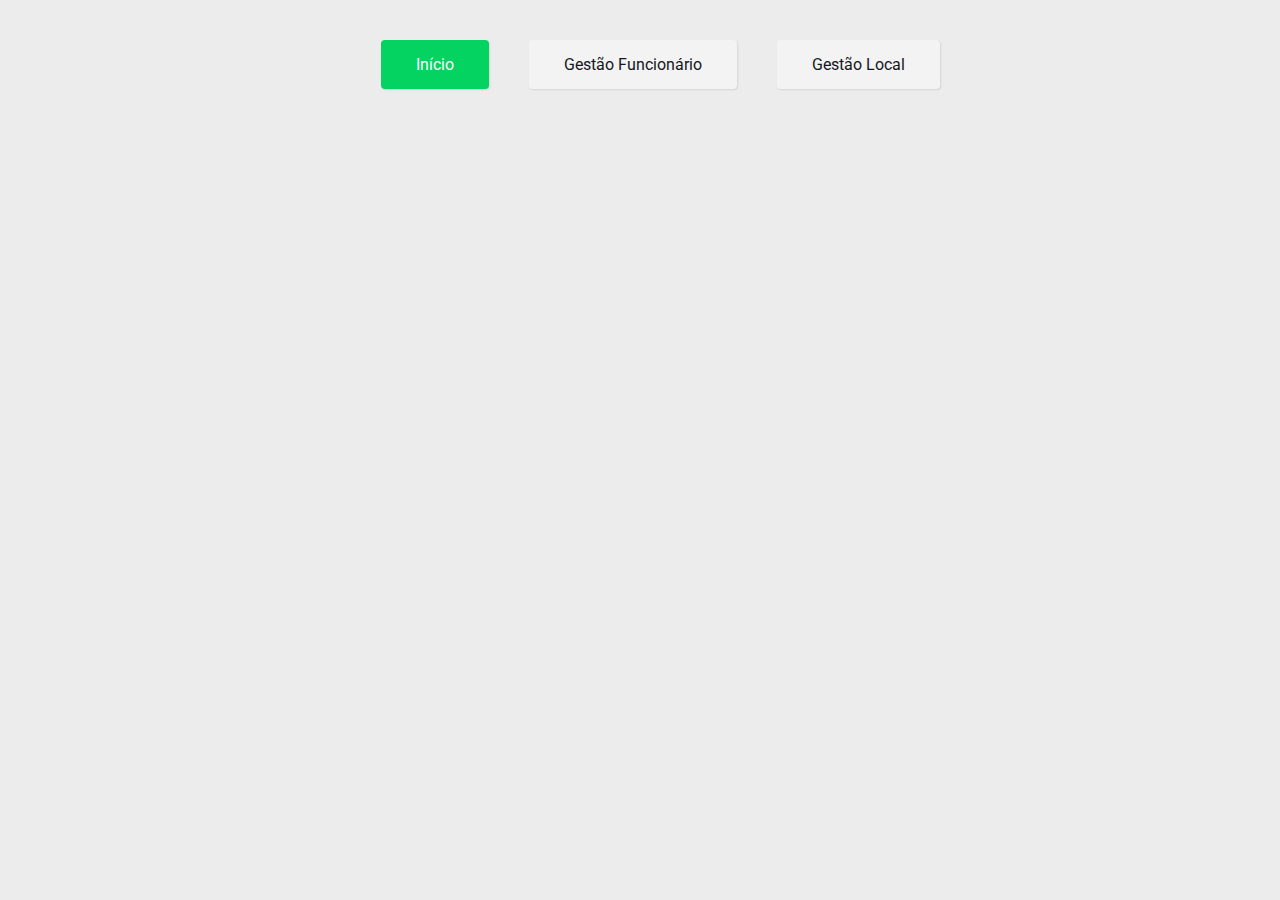
<file: Paginas/index.html>
<!DOCTYPE html>
<html lang="pt-br">
<head>
    <meta charset="UTF-8">
    <meta name="viewport" content="width=device-width, initial-scale=1.0">
    <title>Página Inicial</title>
    <link rel="stylesheet" href="Styles/style.css">
    <link rel="preconnect" href="https://fonts.googleapis.com">
<link rel="preconnect" href="https://fonts.gstatic.com" crossorigin>
<link href="https://fonts.googleapis.com/css2?family=Roboto:ital,wght@0,700;1,400&display=swap" rel="stylesheet">
</head>
<body>
    <div class="div-ul">
        <ul>
            <li class="botao-inicio"><a href="/Paginas/index.html">Início</a></li>
            <li><a href="/Paginas/Funcionario/Cadastrar_func.html">Gestão Funcionário</a></li>
            <li><a href="/Paginas/Local/Cadastrar_local.html">Gestão Local</a></li>
        </ul>
    </div>
    

    
</body>
</html>
</file>
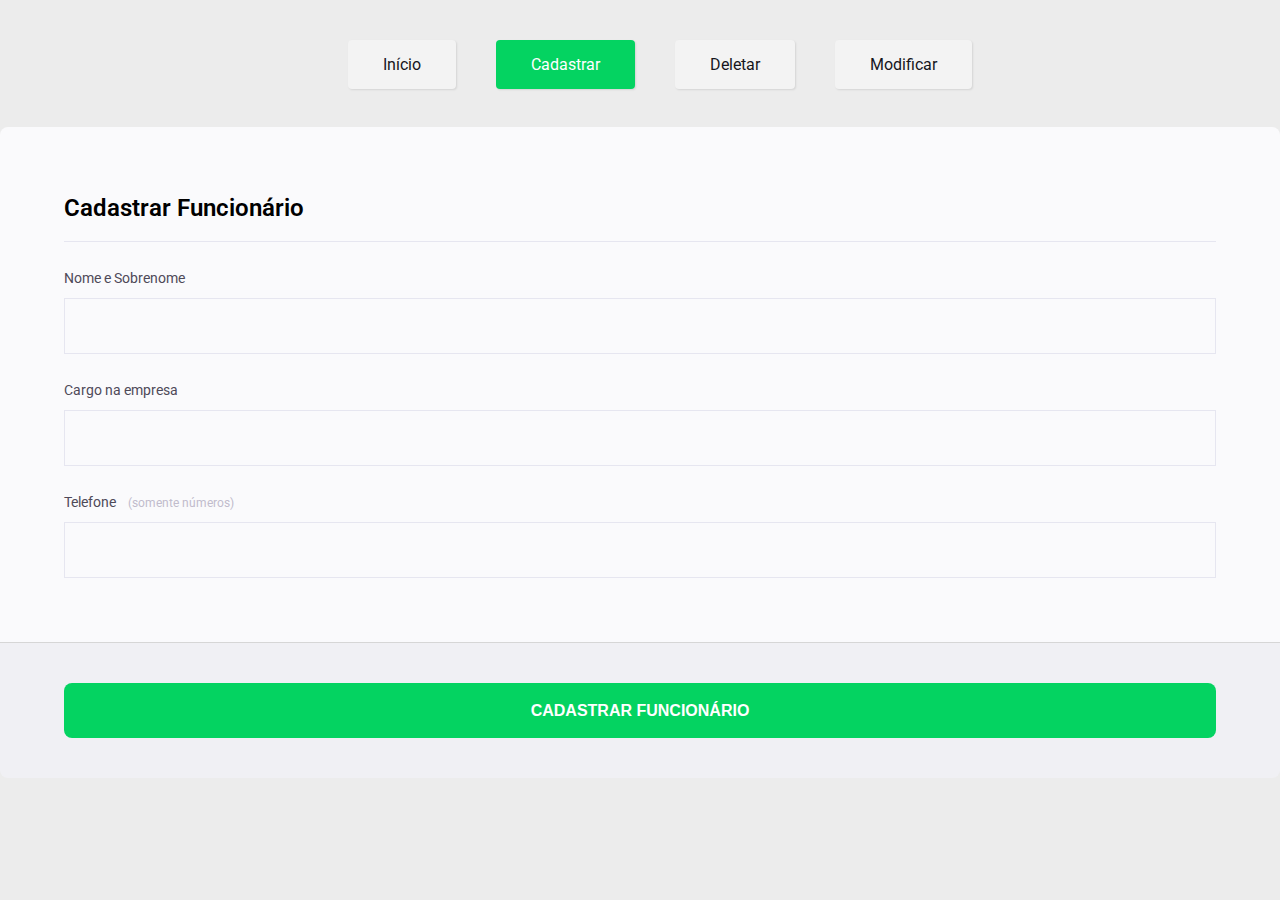
<file: Paginas/Funcionario/Cadastrar_func.html>
<!DOCTYPE html>
<html lang="pt-br">
<head>
    <meta charset="UTF-8">
    <meta name="viewport" content="width=device-width, initial-scale=1.0">
    <title>Gestão Funcionário</title>
    <link rel="stylesheet" href="../Styles/Styles Funcionario/style_func_cad.css">
    <link rel="preconnect" href="https://fonts.googleapis.com">
<link rel="preconnect" href="https://fonts.gstatic.com" crossorigin>
<link href="https://fonts.googleapis.com/css2?family=Roboto:ital,wght@0,700;1,400&display=swap" rel="stylesheet">

</head>
<body>
    <div class="div-ul">
        <ul>
            <li><a href="/Paginas/index.html">Início</a></li>
            <li class="botao-cad"><a href="/Paginas/Funcionario/Cadastrar_func.html">Cadastrar</a></li>
            <li><a href="/Paginas/Funcionario/Deletar_func.html">Deletar</a></li>
            <li><a href="/Paginas/Funcionario/Modificar_func.html">Modificar</a></li>
        </ul>
    </div>

    
    <form id="my-form">
        <fieldset>
            <div class="fieldset-wrapper">
                <legend>Cadastrar Funcionário</legend>

                <div class="input-wrapper">
                    <label for="event-title">Nome e Sobrenome<span></span></label>
                    <input type="text" id="event-title" required minlength="8">
                </div>

                <div class="input-wrapper">
                    <label for="event-link">Cargo na empresa<span></span></label>
                    <input type="text" id="event-link">
                </div>

                <div class="input-wrapper">
                    <label for="event-whatsapp">Telefone<span>(somente números)</span></label>
                    <input type="number" id="event-whatsapp">
                </div>
            </div>
        </fieldset>
   </form>

   <footer>
    <input class="button" type="submit" form="my-form" value="CADASTRAR FUNCIONÁRIO">

            </footer>
</body>
</html>
</file>
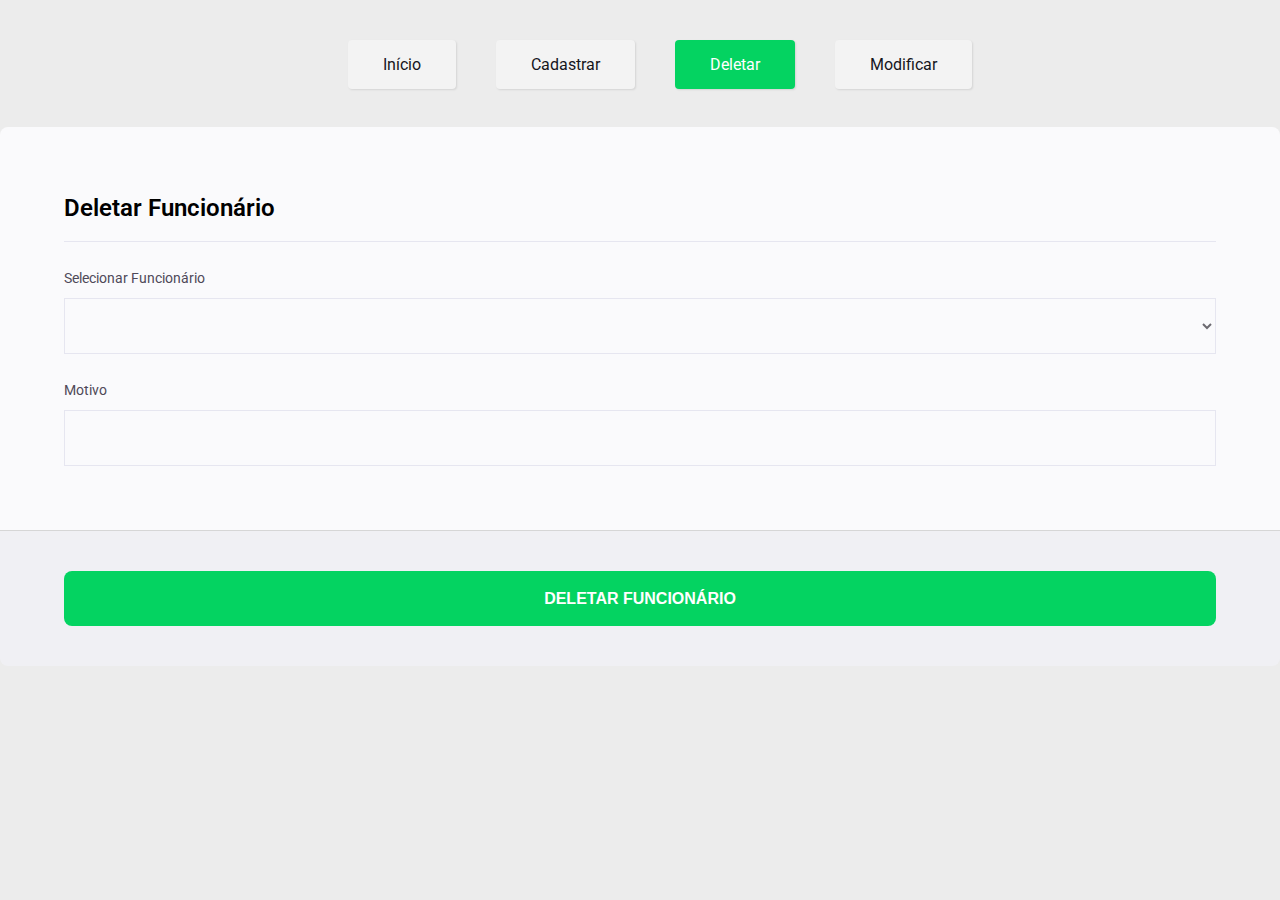
<file: Paginas/Funcionario/Deletar_func.html>
<!DOCTYPE html>
<html lang="pt-br">
<head>
    <meta charset="UTF-8">
    <meta name="viewport" content="width=device-width, initial-scale=1.0">
    <title>Gestão Funcionário</title>
    <link rel="stylesheet" href="../Styles/Styles Funcionario/style_func_del.css">
    <link rel="preconnect" href="https://fonts.googleapis.com">
<link rel="preconnect" href="https://fonts.gstatic.com" crossorigin>
<link href="https://fonts.googleapis.com/css2?family=Roboto:ital,wght@0,700;1,400&display=swap" rel="stylesheet">

</head>
<body>

    <div class="div-ul">

        <ul>
            <li><a href="/Paginas/index.html">Início</a></li>
            <li><a href="/Paginas/Funcionario/Cadastrar_func.html">Cadastrar</a></li>
            <li class="botao-del"><a href="/Paginas/Funcionario/Deletar_func.html">Deletar</a></li>
            <li><a href="/Paginas/Funcionario/Modificar_func.html">Modificar</a></li>
        </ul>
    </div>

    
    <form id="my-form">
        <fieldset>
            <div class="fieldset-wrapper">
                <legend>Deletar Funcionário</legend>

                <div class="input-wrapper">
                    <label for="event-category">Selecionar Funcionário</label>
                    <select id="event-category">
                        <option value="" style="display:none;"></option>
                        <option value="live">JOÃO CARLOS</option>
                        <option value="podcast">ROBERTA COELHO</option>
                        <option value="mentorship">ANTONIO MARCOS</option>
                        <option value="mentorship">ISABELA SILVA</option>
                    </select>
                </div>

                <div class="input-wrapper">
                    <label for="event-category">Motivo</label>
                    <input type="text" id="event-link">
                </div>

                
            </div>
        </fieldset>
   </form>

   <footer>
    <input class="button" type="submit" form="my-form" value="DELETAR FUNCIONÁRIO">

            </footer>
</body>
</html>
</file>
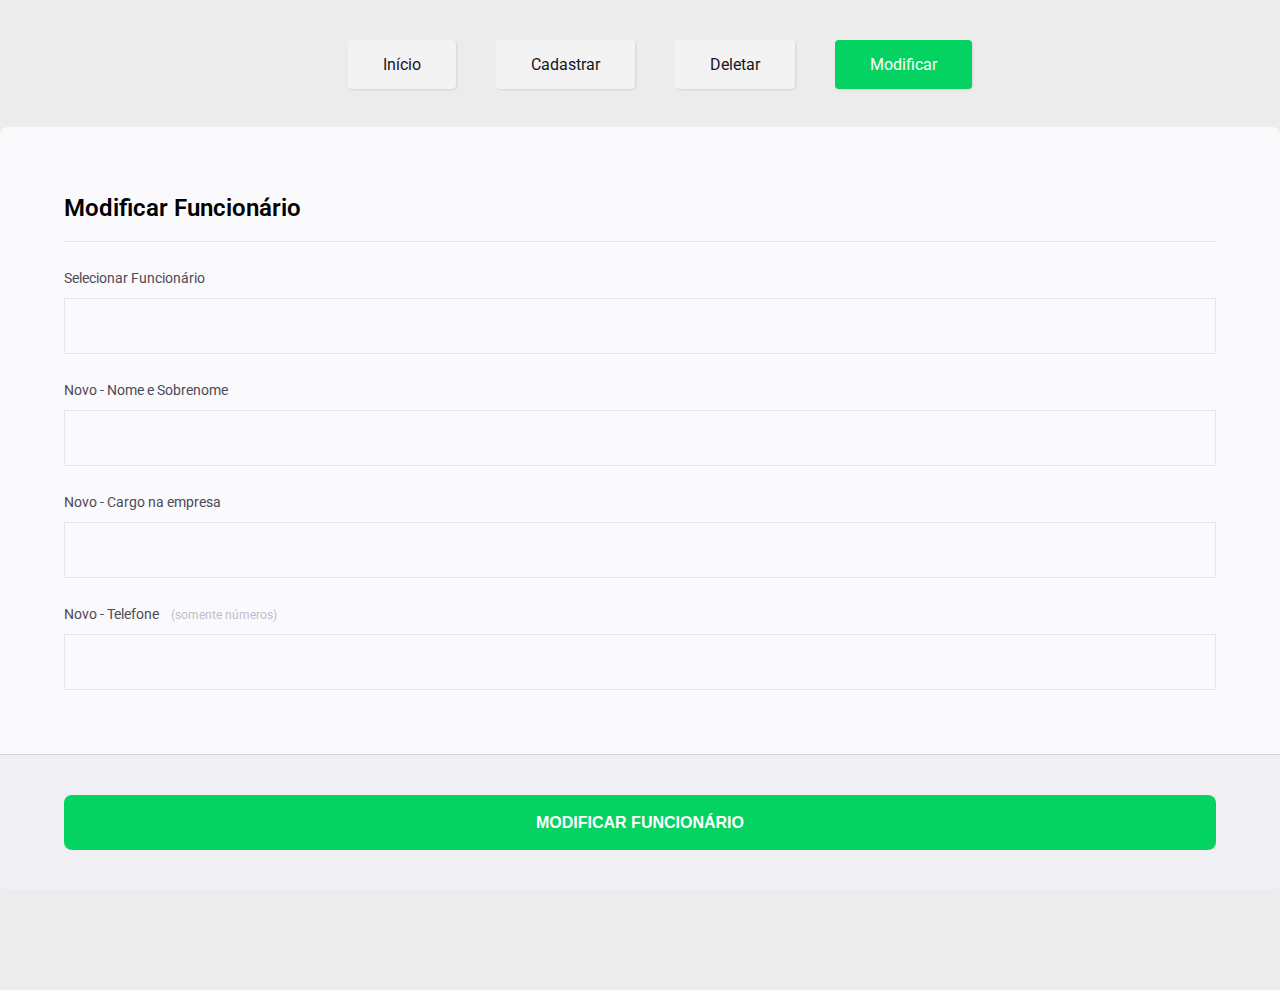
<file: Paginas/Funcionario/Modificar_func.html>
<!DOCTYPE html>
<html lang="pt-br">
<head>
    <meta charset="UTF-8">
    <meta name="viewport" content="width=device-width, initial-scale=1.0">
    <title>Gestão Funcionário</title>
    <link rel="stylesheet" href="../Styles/Styles Funcionario/style_func_mod.css">
    

    <link rel="preconnect" href="https://fonts.googleapis.com">
<link rel="preconnect" href="https://fonts.gstatic.com" crossorigin>
<link href="https://fonts.googleapis.com/css2?family=Roboto:ital,wght@0,700;1,400&display=swap" rel="stylesheet">

</head>
<body>

    <div class="div-ul">
        <ul>
            <li><a href="/Paginas/index.html">Início</a></li>
            <li><a href="/Paginas/Funcionario/Cadastrar_func.html">Cadastrar</a></li>
            <li><a href="/Paginas/Funcionario/Deletar_func.html">Deletar</a></li>
            <li class="botao-mod"><a href="/Paginas/Funcionario/Modificar_func.html">Modificar</a></li>
        </ul>
    </div>

    
    <form id="my-form">
        <fieldset>
            <div class="fieldset-wrapper">
                <legend>Modificar Funcionário</legend>

                <div class="input-wrapper">
                    <label for="event-category">Selecionar Funcionário</label>
                    <select id="event-category">
                        <option value="" style="display:none;"></option>
                        <option value="live">JOÃO CARLOS</option>
                        <option value="podcast">ROBERTA COELHO</option>
                        <option value="mentorship">ANTONIO MARCOS</option>
                        <option value="mentorship">ISABELA SILVA</option>
                    </select>
                </div>

                <div class="input-wrapper">
                    <label for="event-title">Novo - Nome e Sobrenome<span></span></label>
                    <input type="text" id="event-title" required minlength="8">
                </div>

                <div class="input-wrapper">
                    <label for="event-link">Novo - Cargo na empresa<span></span></label>
                    <input type="text" id="event-link">
                </div>

                <div class="input-wrapper">
                    <label for="event-whatsapp">Novo - Telefone<span>(somente números)</span></label>
                    <input type="number" id="event-whatsapp">
                </div>

                
            </div>
        </fieldset>
   </form>

   <footer>
    <input class="button" type="submit" form="my-form" value="MODIFICAR FUNCIONÁRIO">

            </footer>
</body>
</html>
</file>
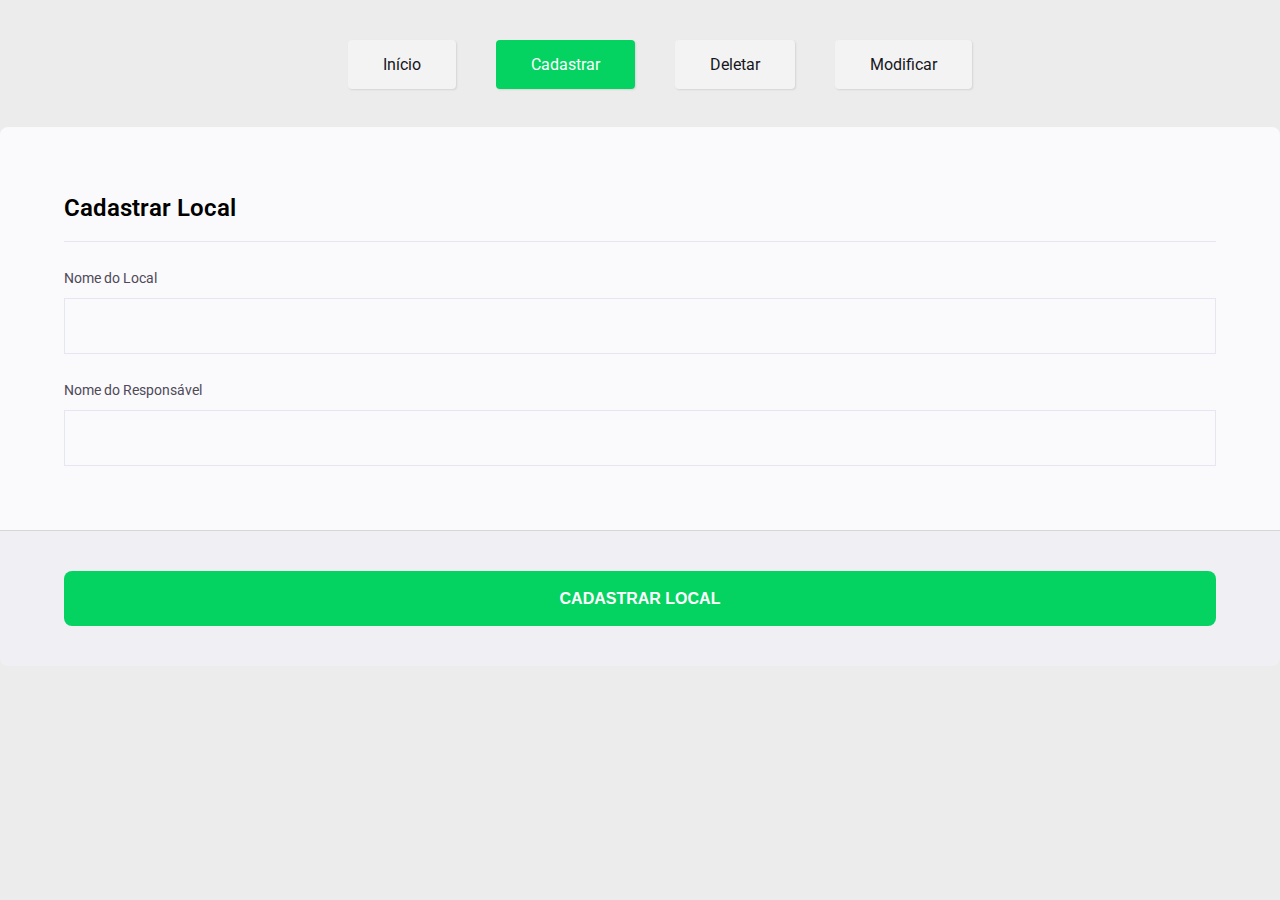
<file: Paginas/Local/Cadastrar_local.html>
<!DOCTYPE html>
<html lang="pt-br">
<head>
    <meta charset="UTF-8">
    <meta name="viewport" content="width=device-width, initial-scale=1.0">
    <title>Gestão Local</title>
    <link rel="stylesheet" href="../Styles/Styles Local/style_local_cad.css">
    <link rel="preconnect" href="https://fonts.googleapis.com">
<link rel="preconnect" href="https://fonts.gstatic.com" crossorigin>
<link href="https://fonts.googleapis.com/css2?family=Roboto:ital,wght@0,700;1,400&display=swap" rel="stylesheet">

</head>
<body>
    <div class="div-ul">
        <ul>
            <li><a href="/Paginas/index.html">Início</a></li>
            <li class="botao-cad"><a href="/Paginas/Local/Cadastrar_local.html">Cadastrar</a></li>
            <li><a href="/Paginas/Local/Deletar_local.html">Deletar</a></li>
            <li><a href="/Paginas/Local/Modificar_local.html">Modificar</a></li>
        </ul>
    </div>

    
    <form id="my-form">
        <fieldset>
            <div class="fieldset-wrapper">
                <legend>Cadastrar Local</legend>

                <div class="input-wrapper">
                    <label for="event-title">Nome do Local<span></span></label>
                    <input type="text" id="event-title" required minlength="8">
                </div>

                <div class="input-wrapper">
                    <label for="event-link">Nome do Responsável<span></span></label>
                    <input type="text" id="event-link">
                </div>
            </div>
        </fieldset>
   </form>

   <footer>
    <input class="button" type="submit" form="my-form" value="CADASTRAR LOCAL">

            </footer>
</body>
</html>
</file>
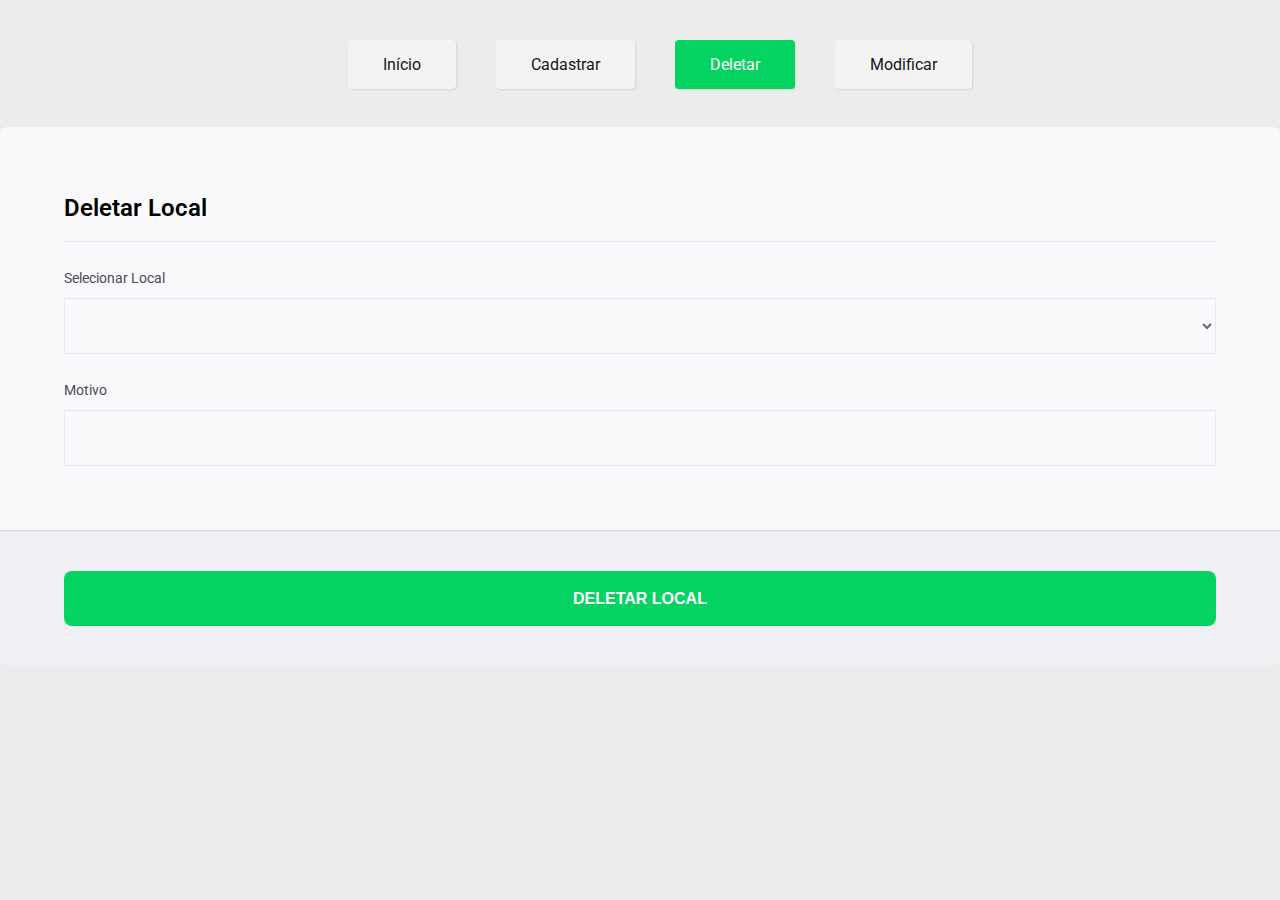
<file: Paginas/Local/Deletar_local.html>
<!DOCTYPE html>
<html lang="pt-br">
<head>
    <meta charset="UTF-8">
    <meta name="viewport" content="width=device-width, initial-scale=1.0">
    <title>Gestão Funcionário</title>
    <link rel="stylesheet" href="../Styles/Styles Local/style_local_del.css">
    <link rel="preconnect" href="https://fonts.googleapis.com">
<link rel="preconnect" href="https://fonts.gstatic.com" crossorigin>
<link href="https://fonts.googleapis.com/css2?family=Roboto:ital,wght@0,700;1,400&display=swap" rel="stylesheet">

</head>
<body>

    <div class="div-ul">

        <ul>
            <li><a href="/Paginas/index.html">Início</a></li>
            <li class="botao-cad"><a href="/Paginas/Local/Cadastrar_local.html">Cadastrar</a></li>
            <li class="botao-del"><a href="/Paginas/Local/Deletar_local.html">Deletar</a></li>
            <li><a href="/Paginas/Local/Modificar_local.html">Modificar</a></li>
        </ul>
    </div>

    
    <form id="my-form">
        <fieldset>
            <div class="fieldset-wrapper">
                <legend>Deletar Local</legend>

                <div class="input-wrapper">
                    <label for="event-category">Selecionar Local</label>
                    <select id="event-category">
                        <option value="" style="display:none;"></option>
                        <option value="live">ALMOXARIFADO</option>
                        <option value="podcast">RECURSOS HUMANOS</option>
                        <option value="mentorship">DIRETORIA</option>
                        <option value="mentorship">REFEITÓRIO</option>
                    </select>
                </div>

                <div class="input-wrapper">
                    <label for="event-category">Motivo</label>
                    <input type="text" id="event-link">
                </div>

                
            </div>
        </fieldset>
   </form>

   <footer>
    <input class="button" type="submit" form="my-form" value="DELETAR LOCAL">

            </footer>
</body>
</html>
</file>
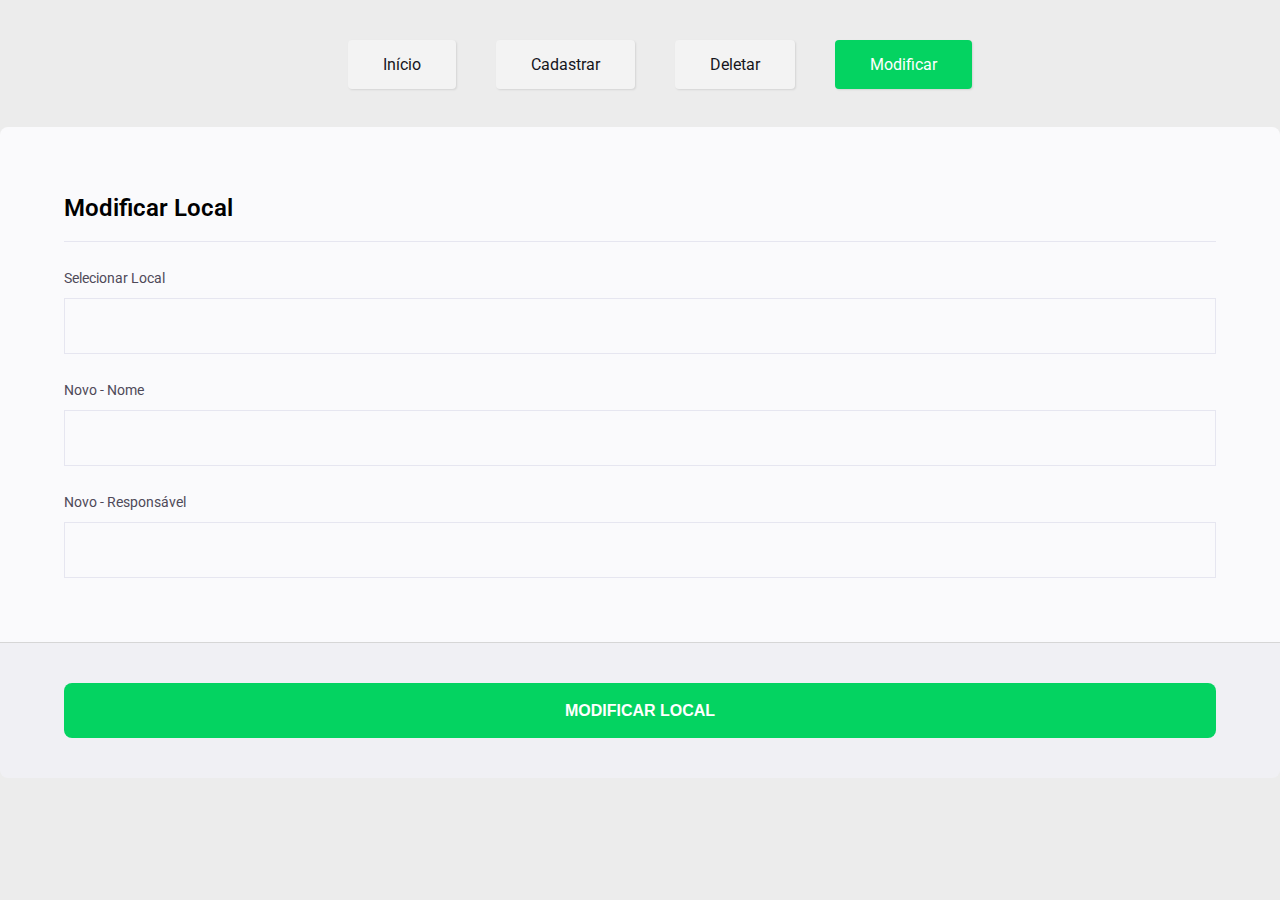
<file: Paginas/Local/Modificar_local.html>
<!DOCTYPE html>
<html lang="pt-br">
<head>
    <meta charset="UTF-8">
    <meta name="viewport" content="width=device-width, initial-scale=1.0">
    <title>Gestão Funcionário</title>
    <link rel="stylesheet" href="../Styles/Styles Local/style_local_mod.css">
    

    <link rel="preconnect" href="https://fonts.googleapis.com">
<link rel="preconnect" href="https://fonts.gstatic.com" crossorigin>
<link href="https://fonts.googleapis.com/css2?family=Roboto:ital,wght@0,700;1,400&display=swap" rel="stylesheet">

</head>
<body>

    <div class="div-ul">
        <ul>
            <li><a href="/Paginas/index.html">Início</a></li>
            <li><a href="/Paginas/Local/Cadastrar_local.html">Cadastrar</a></li>
            <li><a href="/Paginas/Local/Deletar_local.html">Deletar</a></li>
            <li class="botao-mod"><a href="/Paginas/Local/Modificar_local.html">Modificar</a></li>
        </ul>
    </div>

    
    <form id="my-form">
        <fieldset>
            <div class="fieldset-wrapper">
                <legend>Modificar Local</legend>

                <div class="input-wrapper">
                    <label for="event-category">Selecionar Local</label>
                    <select id="event-category">
                        <option value="" style="display:none;"></option>
                        <option value="live">ALMOXARIFADO</option>
                        <option value="podcast">RECURSOS HUMANOS</option>
                        <option value="mentorship">DIRETORIA</option>
                        <option value="mentorship">REFEITÓRIO</option>
                    </select>
                </div>

                <div class="input-wrapper">
                    <label for="event-title">Novo - Nome<span></span></label>
                    <input type="text" id="event-title" required minlength="8">
                </div>

                <div class="input-wrapper">
                    <label for="event-link">Novo - Responsável<span></span></label>
                    <input type="text" id="event-link">
                </div>
            </div>
        </fieldset>
   </form>

   <footer>
    <input class="button" type="submit" form="my-form" value="MODIFICAR LOCAL">

            </footer>
</body>
</html>
</file>
<file: Paginas/Styles/style.css>
* {
  margin: 0;
  padding: 0;
  box-sizing: border-box;
}

body {
  background-color: rgb(236, 236, 236);
  font-family: "Roboto", sans-serif;
}

.div-ul {
  display: flex;
  justify-content: center;
  align-items: center;
}

li {
  list-style: none;
}

ul {
  display: flex;
  gap: 0;
  align-self: center;
}

li {
  background-color: rgb(243, 243, 243);
  margin-top: 40px;
  margin-left: 40px;
  padding: 15px;
  border-radius: 4px;
  box-shadow: 1px 1px 2px rgba(0, 0, 0, 0.1);
}

a {
  text-decoration: none;
  color: #16161d;
  box-shadow: #16161d;
  padding: 10px 20px;
}

a:active {
  background-color: transparent;
}

.botao-inicio {
  background-color: #04d361;
}

.botao-inicio a {
  color: #ffffff;
}
</file>
<file: Paginas/Styles/Styles Funcionario/style_func_cad.css>
* {
  margin: 0;
  padding: 0;
  box-sizing: border-box;
}

body {
  background-color: rgb(236, 236, 236);
  font-family: "Roboto", sans-serif;
}

.div-ul {
  display: flex;
  justify-content: center;
  align-items: center;
}

form {
  margin-top: 38px;
  background: #fafafc;
  border-radius: 8px 8px 0 0;
  min-height: 300px;
  padding: 64px;
  display: flex;
  flex-direction: column;
  gap: 48px;
}
.fieldset-wrapper {
  display: flex;
  flex-direction: column;
  gap: 24px;
}

fieldset legend {
  font-family: "Archivo" sans-serif;
  font-weight: 600;
  font-size: 24px;
  line-height: 34px;
  width: 100%;
  border-bottom: 1px solid #e6e6f0;
  padding-bottom: 16px;
}

.input-wrapper {
  display: flex;
  flex-direction: column;
}

.input-wrapper label,
.checkbox-wrapper label {
  font-size: 14px;
  line-height: 24px;
  color: #4e4958;
  margin-bottom: 8px;
}

.input-wrapper label span {
  margin-left: 12px;
  font-size: 12px;
  line-height: 20px;
  color: #c1bccc;
}

.input-wrapper label span:hover {
  color: #6c6a71;
}

.input-wrapper input,
.input-wrapper textarea,
.input-wrapper select {
  background-color: #fafafc;
  border: 1px solid #e6e6f0;

  height: 56px;

  padding: 0 24px;
  font-size: 16px;
  line-height: 26px;

  color: #6c6a71;
}

.input-wrapper textarea {
  padding: 0;
  height: 168px;
}

.col-3 {
  display: flex;
  gap: 20px;
}

.col-3 > div:nth-child(1) {
  width: 100%;
}

.checkbox-wrapper {
  position: relative;
}

.checkbox-wrapper label {
  display: flex;
  margin: 0;
  align-items: center;
  gap: 16px;
}

.checkbox-wrapper input {
  position: absolute;
  top: 0;
  left: 0;
  width: 24px;
  height: 24px;

  opacity: 0;
}

.checkbox-wrapper label::before {
  content: "";
  width: 24px;
  height: 24px;

  border: 1px solid #e6e6f0;
  border-radius: 8px;
}

.checkbox-wrapper input:focus + label::before {
  outline: 2px solid black;
}

footer {
  background: #f0f0f4;

  height: 136px;
  display: flex;
  flex-direction: column;

  padding: 40px 64px;
  margin-bottom: 100px;

  border-top: 1px solid #d6d6d6;
  border-radius: 0 0 8px 8px;
}

footer .button {
  height: 56px;
  background-color: #04d361;
  border: 0;
  border-radius: 8px;
  font-weight: 600;
  font-size: 16px;
  line-height: 26px;
  color: #ffffff;
}

footer .button:hover {
  background-color: #08a04c;
}

fieldset {
  border: none;
}

li {
  list-style: none;
}

ul {
  display: flex;
  gap: 0;
  align-self: center;
}

li {
  background-color: rgb(243, 243, 243);
  margin-top: 40px;
  margin-left: 40px;
  padding: 15px;
  border-radius: 4px;
  box-shadow: 1px 1px 2px rgba(0, 0, 0, 0.1);
}

a {
  text-decoration: none;
  color: #16161d;
  box-shadow: #16161d;
  padding: 10px 20px;
}

a:active {
  background-color: transparent;
}

.botao-cad {
  background-color: #04d361;
}

.botao-cad a {
  color: #ffffff;
}
</file>
<file: Paginas/Styles/Styles Funcionario/style_func_del.css>
* {
  margin: 0;
  padding: 0;
  box-sizing: border-box;
}

body {
  background-color: rgb(236, 236, 236);
  font-family: "Roboto", sans-serif;
}

.div-ul {
  display: flex;
  justify-content: center;
  align-items: center;
}

form {
  margin-top: 38px;
  background: #fafafc;
  border-radius: 8px 8px 0 0;
  min-height: 300px;
  padding: 64px;
  display: flex;
  flex-direction: column;
  gap: 48px;
}
.fieldset-wrapper {
  display: flex;
  flex-direction: column;
  gap: 24px;
}

fieldset legend {
  font-family: "Archivo" sans-serif;
  font-weight: 600;
  font-size: 24px;
  line-height: 34px;
  width: 100%;
  border-bottom: 1px solid #e6e6f0;
  padding-bottom: 16px;
}

.input-wrapper {
  display: flex;
  flex-direction: column;
}

.input-wrapper label,
.checkbox-wrapper label {
  font-size: 14px;
  line-height: 24px;
  color: #4e4958;
  margin-bottom: 8px;
}

.input-wrapper label span {
  margin-left: 12px;
  font-size: 12px;
  line-height: 20px;
  color: #c1bccc;
}

.input-wrapper label span:hover {
  color: #6c6a71;
}

.input-wrapper input,
.input-wrapper textarea,
.input-wrapper select {
  background-color: #fafafc;
  border: 1px solid #e6e6f0;

  height: 56px;

  padding: 0 24px;
  font-size: 16px;
  line-height: 26px;

  color: #6c6a71;
}

.input-wrapper textarea {
  padding: 0;
  height: 168px;
}

.col-3 {
  display: flex;
  gap: 20px;
}

.col-3 > div:nth-child(1) {
  width: 100%;
}

.checkbox-wrapper {
  position: relative;
}

.checkbox-wrapper label {
  display: flex;
  margin: 0;
  align-items: center;
  gap: 16px;
}

.checkbox-wrapper input {
  position: absolute;
  top: 0;
  left: 0;
  width: 24px;
  height: 24px;

  opacity: 0;
}

.checkbox-wrapper label::before {
  content: "";
  width: 24px;
  height: 24px;

  border: 1px solid #e6e6f0;
  border-radius: 8px;
}

.checkbox-wrapper input:focus + label::before {
  outline: 2px solid black;
}

footer {
  background: #f0f0f4;

  height: 136px;
  display: flex;
  flex-direction: column;

  padding: 40px 64px;
  margin-bottom: 100px;

  border-top: 1px solid #d6d6d6;
  border-radius: 0 0 8px 8px;
}

footer .button {
  height: 56px;
  background-color: #04d361;
  border: 0;
  border-radius: 8px;
  font-weight: 600;
  font-size: 16px;
  line-height: 26px;
  color: #ffffff;
}

footer .button:hover {
  background-color: #08a04c;
}

fieldset {
  border: none;
}

li {
  list-style: none;
}

ul {
  display: flex;
  gap: 0;
  align-self: center;
}

li {
  background-color: rgb(243, 243, 243);
  margin-top: 40px;
  margin-left: 40px;
  padding: 15px;
  border-radius: 4px;
  box-shadow: 1px 1px 2px rgba(0, 0, 0, 0.1);
}

a {
  text-decoration: none;
  color: #16161d;
  box-shadow: #16161d;
  padding: 10px 20px;
}

a:active {
  background-color: transparent;
}

.botao-del {
  background-color: #04d361;
}

.botao-del a {
  color: #ffffff;
}
</file>
<file: Paginas/Styles/Styles Funcionario/style_func_mod.css>
* {
    margin: 0;
    padding: 0;
    box-sizing: border-box;
  }
  
  body {
    background-color: rgb(236, 236, 236);
    font-family: "Roboto", sans-serif;
  }
  
  .div-ul {
    display: flex;
    justify-content: center;
  }
  
  form {
    margin-top: 38px;
    background: #fafafc;
    border-radius: 8px 8px 0 0;
    min-height: 300px;
    padding: 64px;
    display: flex;
    flex-direction: column;
    gap: 48px;
  }
  .fieldset-wrapper {
    display: flex;
    flex-direction: column;
    gap: 24px;
  }
  
  fieldset legend {
    font-family: "Archivo" sans-serif;
    font-weight: 600;
    font-size: 24px;
    line-height: 34px;
    width: 100%;
    border-bottom: 1px solid #e6e6f0;
    padding-bottom: 16px;
  }
  
  .input-wrapper {
    display: flex;
    flex-direction: column;
  }
  
  .input-wrapper label,
  .checkbox-wrapper label {
    font-size: 14px;
    line-height: 24px;
    color: #4e4958;
    margin-bottom: 8px;
  }
  
  .input-wrapper label span {
    margin-left: 12px;
    font-size: 12px;
    line-height: 20px;
    color: #c1bccc;
  }
  
  .input-wrapper label span:hover {
    color: #6c6a71;
  }
  
  .input-wrapper input,
  .input-wrapper textarea,
  .input-wrapper select {
    background-color: #fafafc;
    border: 1px solid #e6e6f0;
  
    height: 56px;
  
    padding: 0 24px;
    font-size: 16px;
    line-height: 26px;
  
    color: #6c6a71;
  }
  
  .input-wrapper textarea {
    padding: 0;
    height: 168px;
  }
  
  .input-wrapper select {
    appearance: none;
    -webkit-appearance: none;
  
    background-repeat: no-repeat;
    background-position: right 24px top 50%;
  }
  
  .col-3 {
    display: flex;
    gap: 20px;
  }
  
  .col-3 > div:nth-child(1) {
    width: 100%;
  }
  
  .checkbox-wrapper {
    position: relative;
  }
  
  .checkbox-wrapper label {
    display: flex;
    margin: 0;
    align-items: center;
    gap: 16px;
  }
  
  .checkbox-wrapper input {
    position: absolute;
    top: 0;
    left: 0;
    width: 24px;
    height: 24px;
  
    opacity: 0;
  }
  
  .checkbox-wrapper input:focus + label::before {
    outline: 2px solid black;
  }
  
  footer {
    background: #f0f0f4;
  
    height: 136px;
    display: flex;
    flex-direction: column;
  
    padding: 40px 64px;
    margin-bottom: 100px;
  
    border-top: 1px solid #d6d6d6;
    border-radius: 0 0 8px 8px;
  }
  
  footer .button {
    height: 56px;
    background-color: #04d361;
    border: 0;
    border-radius: 8px;
    font-weight: 600;
    font-size: 16px;
    line-height: 26px;
    color: #ffffff;
  }
  
  footer .button:hover {
    background-color: #08a04c;
  }
  
  fieldset {
    border: none;
  }
  
  li {
    list-style: none;
  }
  
  ul {
    display: flex;
    gap: 0;
    align-self: center;
  }
  
  li {
    background-color: rgb(243, 243, 243);
    margin-top: 40px;
    margin-left: 40px;
    padding: 15px;
    border-radius: 4px;
    box-shadow: 1px 1px 2px rgba(0, 0, 0, 0.1);
  }
  
  a {
    text-decoration: none;
    color: #16161d;
    box-shadow: #16161d;
    padding: 10px 20px;
  }
  
  a:active {
    background-color: transparent;
  }
  
  .botao-mod {
    background-color: #04d361;
  }
  
  .botao-mod a {
    color: #ffffff;
  }
</file>
<file: Paginas/Styles/Styles Local/style_local_cad.css>
* {
    margin: 0;
    padding: 0;
    box-sizing: border-box;
  }
  
  body {
    background-color: rgb(236, 236, 236);
    font-family: "Roboto", sans-serif;
  }
  
  .div-ul {
    display: flex;
    justify-content: center;
    align-items: center;
  }
  
  form {
    margin-top: 38px;
    background: #fafafc;
    border-radius: 8px 8px 0 0;
    min-height: 300px;
    padding: 64px;
    display: flex;
    flex-direction: column;
    gap: 48px;
  }
  .fieldset-wrapper {
    display: flex;
    flex-direction: column;
    gap: 24px;
  }
  
  fieldset legend {
    font-family: "Archivo" sans-serif;
    font-weight: 600;
    font-size: 24px;
    line-height: 34px;
    width: 100%;
    border-bottom: 1px solid #e6e6f0;
    padding-bottom: 16px;
  }
  
  .input-wrapper {
    display: flex;
    flex-direction: column;
  }
  
  .input-wrapper label,
  .checkbox-wrapper label {
    font-size: 14px;
    line-height: 24px;
    color: #4e4958;
    margin-bottom: 8px;
  }
  
  .input-wrapper label span {
    margin-left: 12px;
    font-size: 12px;
    line-height: 20px;
    color: #c1bccc;
  }
  
  .input-wrapper label span:hover {
    color: #6c6a71;
  }
  
  .input-wrapper input,
  .input-wrapper textarea,
  .input-wrapper select {
    background-color: #fafafc;
    border: 1px solid #e6e6f0;
  
    height: 56px;
  
    padding: 0 24px;
    font-size: 16px;
    line-height: 26px;
  
    color: #6c6a71;
  }
  
  .input-wrapper textarea {
    padding: 0;
    height: 168px;
  }
  
  .col-3 {
    display: flex;
    gap: 20px;
  }
  
  .col-3 > div:nth-child(1) {
    width: 100%;
  }
  
  .checkbox-wrapper {
    position: relative;
  }
  
  .checkbox-wrapper label {
    display: flex;
    margin: 0;
    align-items: center;
    gap: 16px;
  }
  
  .checkbox-wrapper input {
    position: absolute;
    top: 0;
    left: 0;
    width: 24px;
    height: 24px;
  
    opacity: 0;
  }
  
  .checkbox-wrapper label::before {
    content: "";
    width: 24px;
    height: 24px;
  
    border: 1px solid #e6e6f0;
    border-radius: 8px;
  }
  
  .checkbox-wrapper input:focus + label::before {
    outline: 2px solid black;
  }
  
  footer {
    background: #f0f0f4;
  
    height: 136px;
    display: flex;
    flex-direction: column;
  
    padding: 40px 64px;
    margin-bottom: 100px;
  
    border-top: 1px solid #d6d6d6;
    border-radius: 0 0 8px 8px;
  }
  
  footer .button {
    height: 56px;
    background-color: #04d361;
    border: 0;
    border-radius: 8px;
    font-weight: 600;
    font-size: 16px;
    line-height: 26px;
    color: #ffffff;
  }
  
  footer .button:hover {
    background-color: #08a04c;
  }
  
  fieldset {
    border: none;
  }
  
  li {
    list-style: none;
  }
  
  ul {
    display: flex;
    gap: 0;
    align-self: center;
  }
  
  li {
    background-color: rgb(243, 243, 243);
    margin-top: 40px;
    margin-left: 40px;
    padding: 15px;
    border-radius: 4px;
    box-shadow: 1px 1px 2px rgba(0, 0, 0, 0.1);
  }
  
  a {
    text-decoration: none;
    color: #16161d;
    box-shadow: #16161d;
    padding: 10px 20px;
  }
  
  a:active {
    background-color: transparent;
  }
  
  .botao-cad {
    background-color: #04d361;
  }
  
  .botao-cad a {
    color: #ffffff;
  }
</file>
<file: Paginas/Styles/Styles Local/style_local_del.css>
* {
  margin: 0;
  padding: 0;
  box-sizing: border-box;
}

body {
  background-color: rgb(236, 236, 236);
  font-family: "Roboto", sans-serif;
}

.div-ul {
  display: flex;
  justify-content: center;
  align-items: center;
}

form {
  margin-top: 38px;
  background: #fafafc;
  border-radius: 8px 8px 0 0;
  min-height: 300px;
  padding: 64px;
  display: flex;
  flex-direction: column;
  gap: 48px;
}
.fieldset-wrapper {
  display: flex;
  flex-direction: column;
  gap: 24px;
}

fieldset legend {
  font-family: "Archivo" sans-serif;
  font-weight: 600;
  font-size: 24px;
  line-height: 34px;
  width: 100%;
  border-bottom: 1px solid #e6e6f0;
  padding-bottom: 16px;
}

.input-wrapper {
  display: flex;
  flex-direction: column;
}

.input-wrapper label,
.checkbox-wrapper label {
  font-size: 14px;
  line-height: 24px;
  color: #4e4958;
  margin-bottom: 8px;
}

.input-wrapper label span {
  margin-left: 12px;
  font-size: 12px;
  line-height: 20px;
  color: #c1bccc;
}

.input-wrapper label span:hover {
  color: #6c6a71;
}

.input-wrapper input,
.input-wrapper textarea,
.input-wrapper select {
  background-color: #fafafc;
  border: 1px solid #e6e6f0;

  height: 56px;

  padding: 0 24px;
  font-size: 16px;
  line-height: 26px;

  color: #6c6a71;
}

.input-wrapper textarea {
  padding: 0;
  height: 168px;
}

.col-3 {
  display: flex;
  gap: 20px;
}

.col-3 > div:nth-child(1) {
  width: 100%;
}

.checkbox-wrapper {
  position: relative;
}

.checkbox-wrapper label {
  display: flex;
  margin: 0;
  align-items: center;
  gap: 16px;
}

.checkbox-wrapper input {
  position: absolute;
  top: 0;
  left: 0;
  width: 24px;
  height: 24px;

  opacity: 0;
}

.checkbox-wrapper label::before {
  content: "";
  width: 24px;
  height: 24px;

  border: 1px solid #e6e6f0;
  border-radius: 8px;
}

.checkbox-wrapper input:focus + label::before {
  outline: 2px solid black;
}

footer {
  background: #f0f0f4;

  height: 136px;
  display: flex;
  flex-direction: column;

  padding: 40px 64px;
  margin-bottom: 100px;

  border-top: 1px solid #d6d6d6;
  border-radius: 0 0 8px 8px;
}

footer .button {
  height: 56px;
  background-color: #04d361;
  border: 0;
  border-radius: 8px;
  font-weight: 600;
  font-size: 16px;
  line-height: 26px;
  color: #ffffff;
}

footer .button:hover {
  background-color: #08a04c;
}

fieldset {
  border: none;
}

li {
  list-style: none;
}

ul {
  display: flex;
  gap: 0;
  align-self: center;
}

li {
  background-color: rgb(243, 243, 243);
  margin-top: 40px;
  margin-left: 40px;
  padding: 15px;
  border-radius: 4px;
  box-shadow: 1px 1px 2px rgba(0, 0, 0, 0.1);
}

a {
  text-decoration: none;
  color: #16161d;
  box-shadow: #16161d;
  padding: 10px 20px;
}

a:active {
  background-color: transparent;
}

.botao-del {
  background-color: #04d361;
}

.botao-del a {
  color: #ffffff;
}
</file>
<file: Paginas/Styles/Styles Local/style_local_mod.css>
* {
  margin: 0;
  padding: 0;
  box-sizing: border-box;
}

body {
  background-color: rgb(236, 236, 236);
  font-family: "Roboto", sans-serif;
}

.div-ul {
  display: flex;
  justify-content: center;
}

form {
  margin-top: 38px;
  background: #fafafc;
  border-radius: 8px 8px 0 0;
  min-height: 300px;
  padding: 64px;
  display: flex;
  flex-direction: column;
  gap: 48px;
}
.fieldset-wrapper {
  display: flex;
  flex-direction: column;
  gap: 24px;
}

fieldset legend {
  font-family: "Archivo" sans-serif;
  font-weight: 600;
  font-size: 24px;
  line-height: 34px;
  width: 100%;
  border-bottom: 1px solid #e6e6f0;
  padding-bottom: 16px;
}

.input-wrapper {
  display: flex;
  flex-direction: column;
}

.input-wrapper label,
.checkbox-wrapper label {
  font-size: 14px;
  line-height: 24px;
  color: #4e4958;
  margin-bottom: 8px;
}

.input-wrapper label span {
  margin-left: 12px;
  font-size: 12px;
  line-height: 20px;
  color: #c1bccc;
}

.input-wrapper label span:hover {
  color: #6c6a71;
}

.input-wrapper input,
.input-wrapper textarea,
.input-wrapper select {
  background-color: #fafafc;
  border: 1px solid #e6e6f0;

  height: 56px;

  padding: 0 24px;
  font-size: 16px;
  line-height: 26px;

  color: #6c6a71;
}

.input-wrapper textarea {
  padding: 0;
  height: 168px;
}

.input-wrapper select {
  appearance: none;
  -webkit-appearance: none;

  background-repeat: no-repeat;
  background-position: right 24px top 50%;
}

.col-3 {
  display: flex;
  gap: 20px;
}

.col-3 > div:nth-child(1) {
  width: 100%;
}

.checkbox-wrapper {
  position: relative;
}

.checkbox-wrapper label {
  display: flex;
  margin: 0;
  align-items: center;
  gap: 16px;
}

.checkbox-wrapper input {
  position: absolute;
  top: 0;
  left: 0;
  width: 24px;
  height: 24px;

  opacity: 0;
}

.checkbox-wrapper input:focus + label::before {
  outline: 2px solid black;
}

footer {
  background: #f0f0f4;

  height: 136px;
  display: flex;
  flex-direction: column;

  padding: 40px 64px;
  margin-bottom: 100px;

  border-top: 1px solid #d6d6d6;
  border-radius: 0 0 8px 8px;
}

footer .button {
  height: 56px;
  background-color: #04d361;
  border: 0;
  border-radius: 8px;
  font-weight: 600;
  font-size: 16px;
  line-height: 26px;
  color: #ffffff;
}

footer .button:hover {
  background-color: #08a04c;
}

fieldset {
  border: none;
}

li {
  list-style: none;
}

ul {
  display: flex;
  gap: 0;
  align-self: center;
}

li {
  background-color: rgb(243, 243, 243);
  margin-top: 40px;
  margin-left: 40px;
  padding: 15px;
  border-radius: 4px;
  box-shadow: 1px 1px 2px rgba(0, 0, 0, 0.1);
}

a {
  text-decoration: none;
  color: #16161d;
  box-shadow: #16161d;
  padding: 10px 20px;
}

a:active {
  background-color: transparent;
}

.botao-mod {
  background-color: #04d361;
}

.botao-mod a {
  color: #ffffff;
}
</file>
